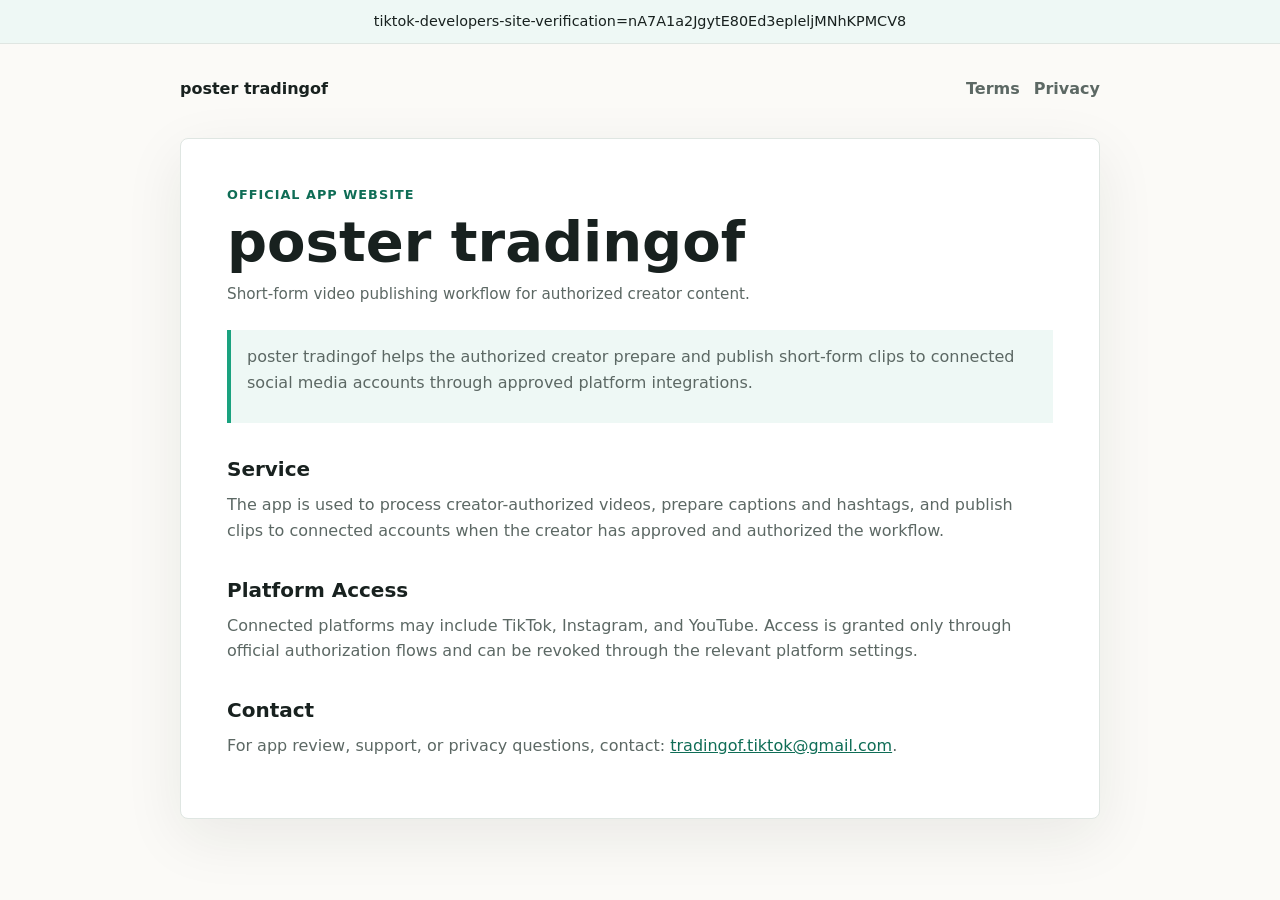
<file: index.html>
<!doctype html>
<html lang="en">
  <head>
    <meta charset="utf-8">
    <meta name="viewport" content="width=device-width, initial-scale=1">
    <title>poster tradingof</title>
    <meta name="description" content="Official website for poster tradingof, a private short-form content publishing workflow.">
    <link rel="stylesheet" href="legal.css">
  </head>
  <body>
    <div class="verification-line">tiktok-developers-site-verification=nA7A1a2JgytE80Ed3epleljMNhKPMCV8</div>
    <main class="legal-shell">
      <nav class="legal-nav" aria-label="Site navigation">
        <a class="brand" href="index.html">poster tradingof</a>
        <div class="legal-links">
          <a href="terms.html">Terms</a>
          <a href="privacy.html">Privacy</a>
        </div>
      </nav>

      <article class="legal-card">
        <p class="eyebrow">Official app website</p>
        <h1>poster tradingof</h1>
        <p class="updated">Short-form video publishing workflow for authorized creator content.</p>

        <div class="notice">
          <p>poster tradingof helps the authorized creator prepare and publish short-form clips to connected social media accounts through approved platform integrations.</p>
        </div>

        <h2>Service</h2>
        <p>The app is used to process creator-authorized videos, prepare captions and hashtags, and publish clips to connected accounts when the creator has approved and authorized the workflow.</p>

        <h2>Platform Access</h2>
        <p>Connected platforms may include TikTok, Instagram, and YouTube. Access is granted only through official authorization flows and can be revoked through the relevant platform settings.</p>

        <h2>Contact</h2>
        <p>For app review, support, or privacy questions, contact: <a href="mailto:tradingof.tiktok@gmail.com">tradingof.tiktok@gmail.com</a>.</p>
      </article>
    </main>
  </body>
</html>
</file>
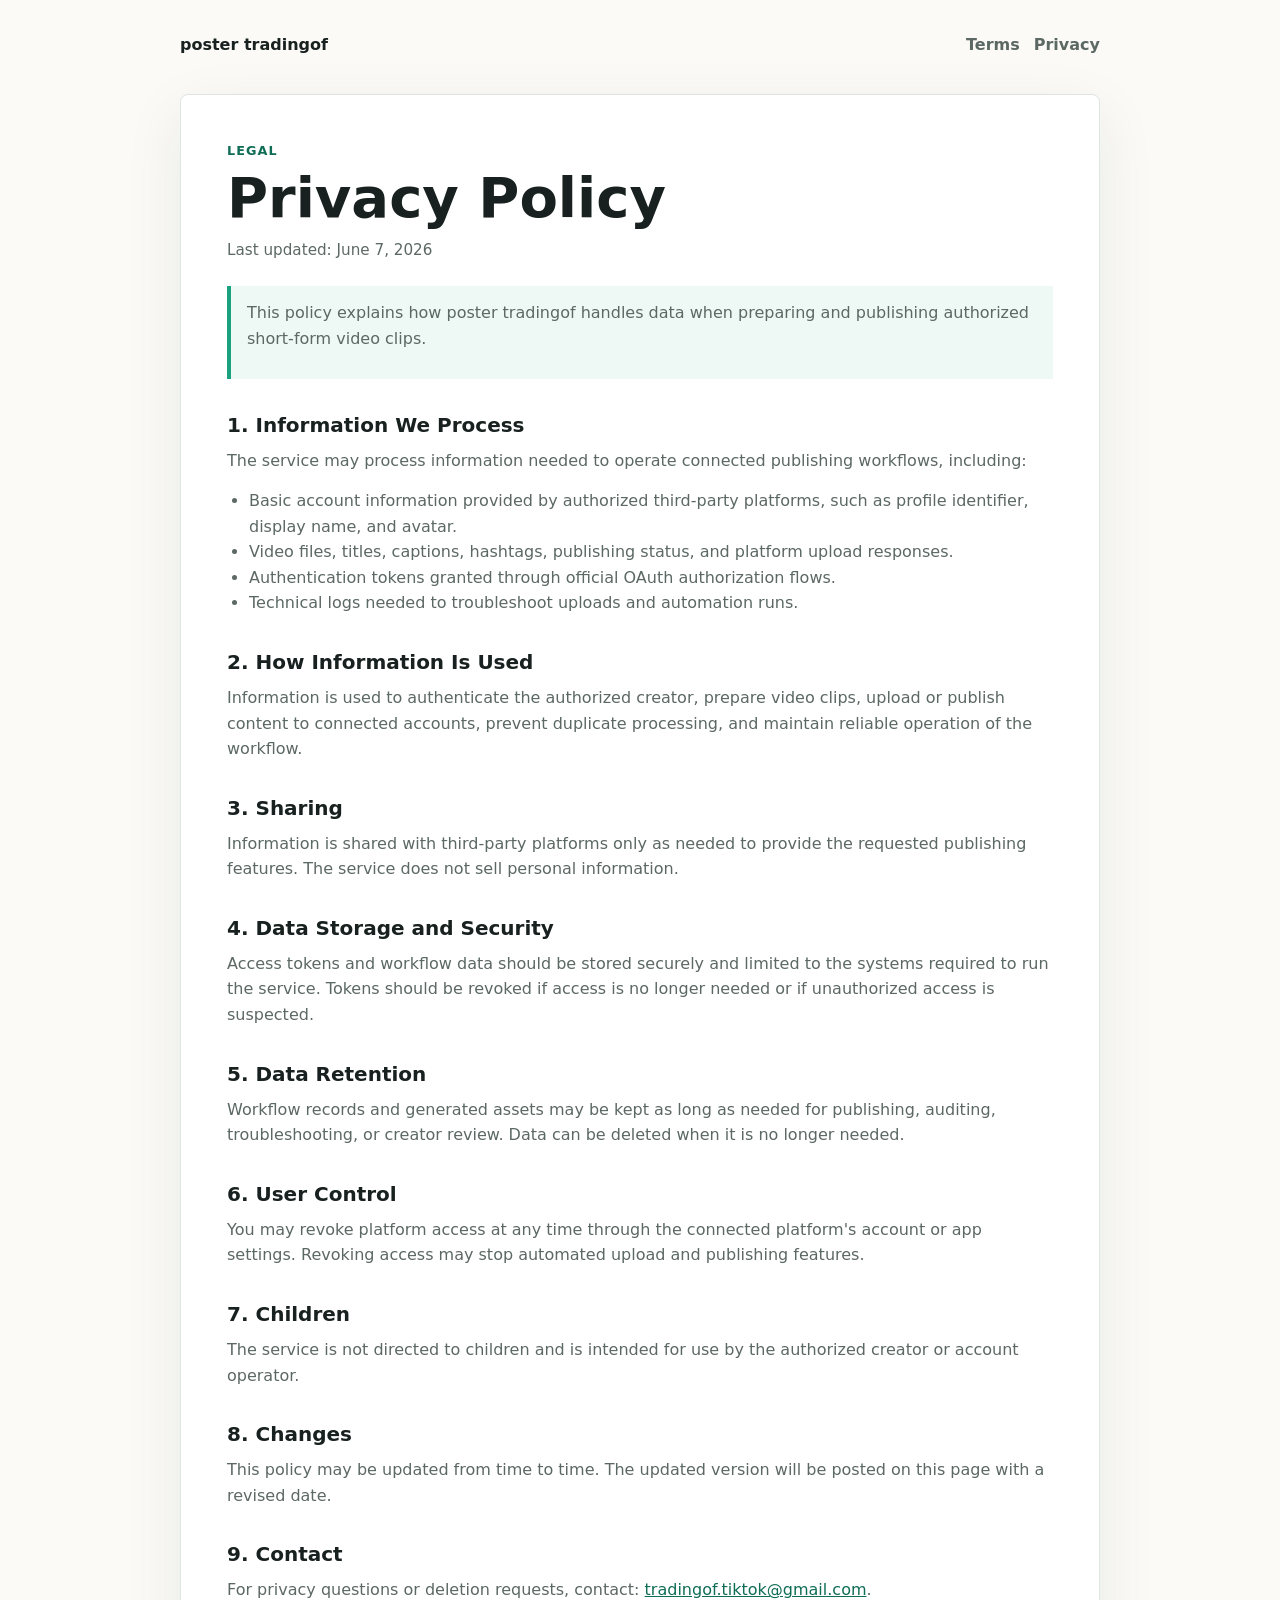
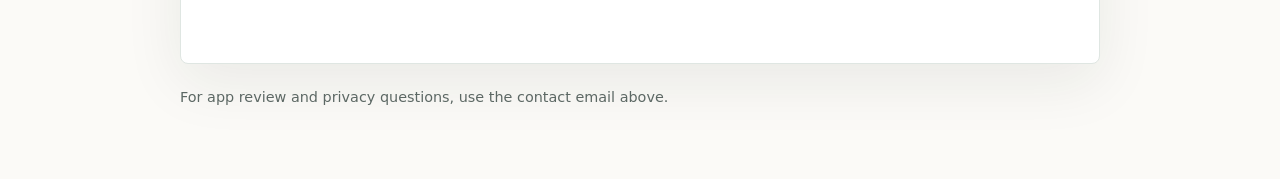
<file: privacy.html>
<!doctype html>
<html lang="en">
  <head>
    <meta charset="utf-8">
    <meta name="viewport" content="width=device-width, initial-scale=1">
    <title>Privacy Policy | poster tradingof</title>
    <meta name="description" content="Privacy Policy for poster tradingof.">
    <link rel="stylesheet" href="legal.css">
  </head>
  <body>
    <main class="legal-shell">
      <nav class="legal-nav" aria-label="Legal navigation">
        <a class="brand" href="terms.html">poster tradingof</a>
        <div class="legal-links">
          <a href="terms.html">Terms</a>
          <a href="privacy.html">Privacy</a>
        </div>
      </nav>

      <article class="legal-card">
        <p class="eyebrow">Legal</p>
        <h1>Privacy Policy</h1>
        <p class="updated">Last updated: June 7, 2026</p>

        <div class="notice">
          <p>This policy explains how poster tradingof handles data when preparing and publishing authorized short-form video clips.</p>
        </div>

        <h2>1. Information We Process</h2>
        <p>The service may process information needed to operate connected publishing workflows, including:</p>
        <ul>
          <li>Basic account information provided by authorized third-party platforms, such as profile identifier, display name, and avatar.</li>
          <li>Video files, titles, captions, hashtags, publishing status, and platform upload responses.</li>
          <li>Authentication tokens granted through official OAuth authorization flows.</li>
          <li>Technical logs needed to troubleshoot uploads and automation runs.</li>
        </ul>

        <h2>2. How Information Is Used</h2>
        <p>Information is used to authenticate the authorized creator, prepare video clips, upload or publish content to connected accounts, prevent duplicate processing, and maintain reliable operation of the workflow.</p>

        <h2>3. Sharing</h2>
        <p>Information is shared with third-party platforms only as needed to provide the requested publishing features. The service does not sell personal information.</p>

        <h2>4. Data Storage and Security</h2>
        <p>Access tokens and workflow data should be stored securely and limited to the systems required to run the service. Tokens should be revoked if access is no longer needed or if unauthorized access is suspected.</p>

        <h2>5. Data Retention</h2>
        <p>Workflow records and generated assets may be kept as long as needed for publishing, auditing, troubleshooting, or creator review. Data can be deleted when it is no longer needed.</p>

        <h2>6. User Control</h2>
        <p>You may revoke platform access at any time through the connected platform's account or app settings. Revoking access may stop automated upload and publishing features.</p>

        <h2>7. Children</h2>
        <p>The service is not directed to children and is intended for use by the authorized creator or account operator.</p>

        <h2>8. Changes</h2>
        <p>This policy may be updated from time to time. The updated version will be posted on this page with a revised date.</p>

        <h2>9. Contact</h2>
        <p>For privacy questions or deletion requests, contact: <a href="mailto:tradingof.tiktok@gmail.com">tradingof.tiktok@gmail.com</a>.</p>
      </article>

      <p class="footer">For app review and privacy questions, use the contact email above.</p>
    </main>
  </body>
</html>
</file>
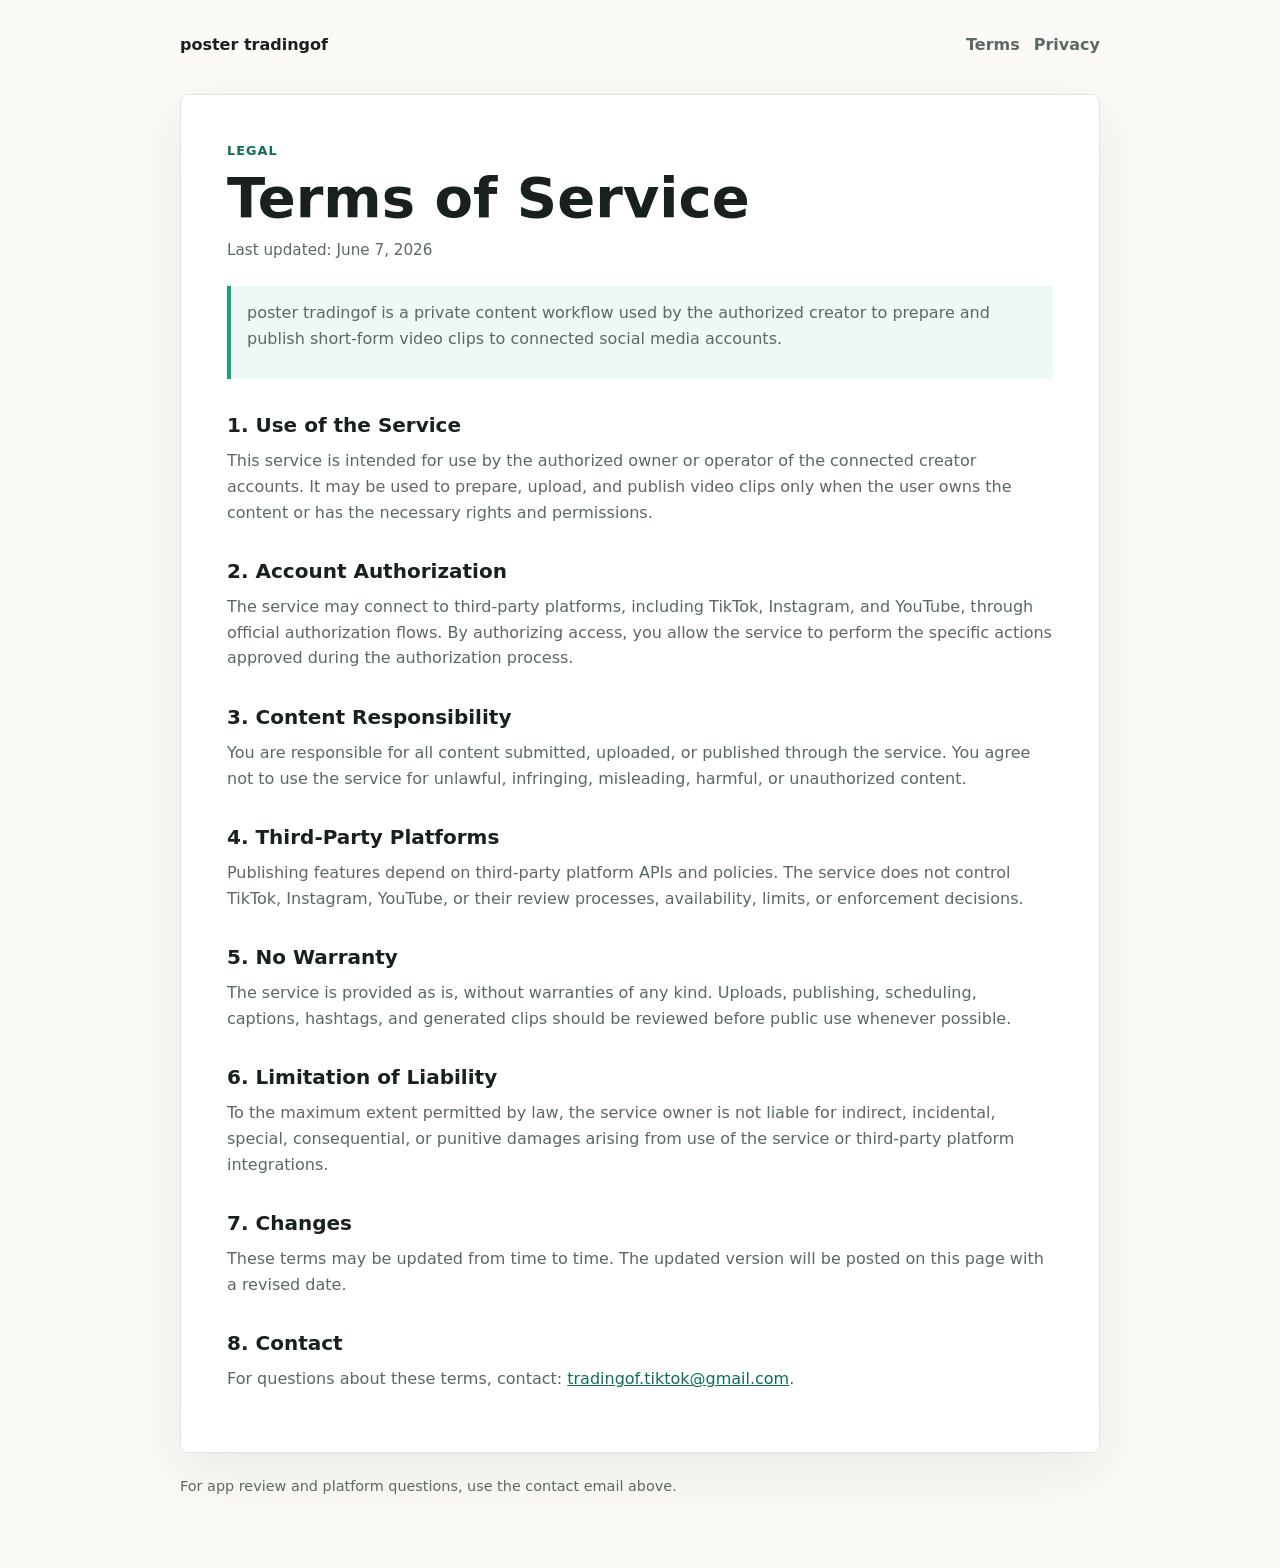
<file: terms.html>
<!doctype html>
<html lang="en">
  <head>
    <meta charset="utf-8">
    <meta name="viewport" content="width=device-width, initial-scale=1">
    <title>Terms of Service | poster tradingof</title>
    <meta name="description" content="Terms of Service for poster tradingof.">
    <link rel="stylesheet" href="legal.css">
  </head>
  <body>
    <main class="legal-shell">
      <nav class="legal-nav" aria-label="Legal navigation">
        <a class="brand" href="terms.html">poster tradingof</a>
        <div class="legal-links">
          <a href="terms.html">Terms</a>
          <a href="privacy.html">Privacy</a>
        </div>
      </nav>

      <article class="legal-card">
        <p class="eyebrow">Legal</p>
        <h1>Terms of Service</h1>
        <p class="updated">Last updated: June 7, 2026</p>

        <div class="notice">
          <p>poster tradingof is a private content workflow used by the authorized creator to prepare and publish short-form video clips to connected social media accounts.</p>
        </div>

        <h2>1. Use of the Service</h2>
        <p>This service is intended for use by the authorized owner or operator of the connected creator accounts. It may be used to prepare, upload, and publish video clips only when the user owns the content or has the necessary rights and permissions.</p>

        <h2>2. Account Authorization</h2>
        <p>The service may connect to third-party platforms, including TikTok, Instagram, and YouTube, through official authorization flows. By authorizing access, you allow the service to perform the specific actions approved during the authorization process.</p>

        <h2>3. Content Responsibility</h2>
        <p>You are responsible for all content submitted, uploaded, or published through the service. You agree not to use the service for unlawful, infringing, misleading, harmful, or unauthorized content.</p>

        <h2>4. Third-Party Platforms</h2>
        <p>Publishing features depend on third-party platform APIs and policies. The service does not control TikTok, Instagram, YouTube, or their review processes, availability, limits, or enforcement decisions.</p>

        <h2>5. No Warranty</h2>
        <p>The service is provided as is, without warranties of any kind. Uploads, publishing, scheduling, captions, hashtags, and generated clips should be reviewed before public use whenever possible.</p>

        <h2>6. Limitation of Liability</h2>
        <p>To the maximum extent permitted by law, the service owner is not liable for indirect, incidental, special, consequential, or punitive damages arising from use of the service or third-party platform integrations.</p>

        <h2>7. Changes</h2>
        <p>These terms may be updated from time to time. The updated version will be posted on this page with a revised date.</p>

        <h2>8. Contact</h2>
        <p>For questions about these terms, contact: <a href="mailto:tradingof.tiktok@gmail.com">tradingof.tiktok@gmail.com</a>.</p>
      </article>

      <p class="footer">For app review and platform questions, use the contact email above.</p>
    </main>
  </body>
</html>
</file>
<file: legal.css>
:root {
  color-scheme: light;
  --ink: #18211f;
  --muted: #5c6864;
  --paper: #fbfaf7;
  --panel: #ffffff;
  --line: #dfe6e2;
  --accent: #1aa27f;
  --accent-dark: #0f6d56;
}

* {
  box-sizing: border-box;
}

body {
  margin: 0;
  min-height: 100vh;
  color: var(--ink);
  background: var(--paper);
  font-family: Inter, ui-sans-serif, system-ui, -apple-system, BlinkMacSystemFont, "Segoe UI", sans-serif;
  line-height: 1.6;
}

a {
  color: var(--accent-dark);
}

.verification-line {
  padding: 10px 16px;
  overflow-wrap: anywhere;
  color: var(--ink);
  background: #eef8f5;
  border-bottom: 1px solid var(--line);
  font-size: 0.9rem;
  text-align: center;
}

.legal-shell {
  width: min(920px, calc(100% - 32px));
  margin: 0 auto;
  padding: 32px 0 56px;
}

.legal-nav {
  display: flex;
  align-items: center;
  justify-content: space-between;
  gap: 16px;
  margin-bottom: 36px;
}

.brand {
  color: var(--ink);
  font-size: 1rem;
  font-weight: 850;
  text-decoration: none;
}

.legal-links {
  display: flex;
  flex-wrap: wrap;
  gap: 14px;
}

.legal-links a {
  color: var(--muted);
  font-weight: 700;
  text-decoration: none;
}

.legal-links a:hover {
  color: var(--accent-dark);
}

.legal-card {
  border: 1px solid var(--line);
  border-radius: 8px;
  padding: clamp(24px, 4vw, 46px);
  background: var(--panel);
  box-shadow: 0 18px 60px rgba(24, 33, 31, 0.08);
}

.eyebrow {
  margin: 0 0 8px;
  color: var(--accent-dark);
  font-size: 0.8rem;
  font-weight: 850;
  letter-spacing: 0.08em;
  text-transform: uppercase;
}

h1 {
  margin: 0 0 10px;
  font-size: clamp(2rem, 6vw, 3.5rem);
  line-height: 1.05;
  letter-spacing: 0;
}

h2 {
  margin: 34px 0 10px;
  font-size: 1.25rem;
  line-height: 1.25;
}

p,
li {
  color: var(--muted);
}

p {
  margin: 0 0 14px;
}

ul {
  margin: 0 0 14px;
  padding-left: 22px;
}

.updated {
  color: var(--muted);
  font-size: 0.95rem;
}

.notice {
  border-left: 4px solid var(--accent);
  margin: 24px 0;
  padding: 14px 16px;
  background: #eef8f5;
}

.footer {
  margin-top: 22px;
  color: var(--muted);
  font-size: 0.9rem;
}

@media (max-width: 640px) {
  .legal-nav {
    align-items: flex-start;
    flex-direction: column;
  }
}
</file>
